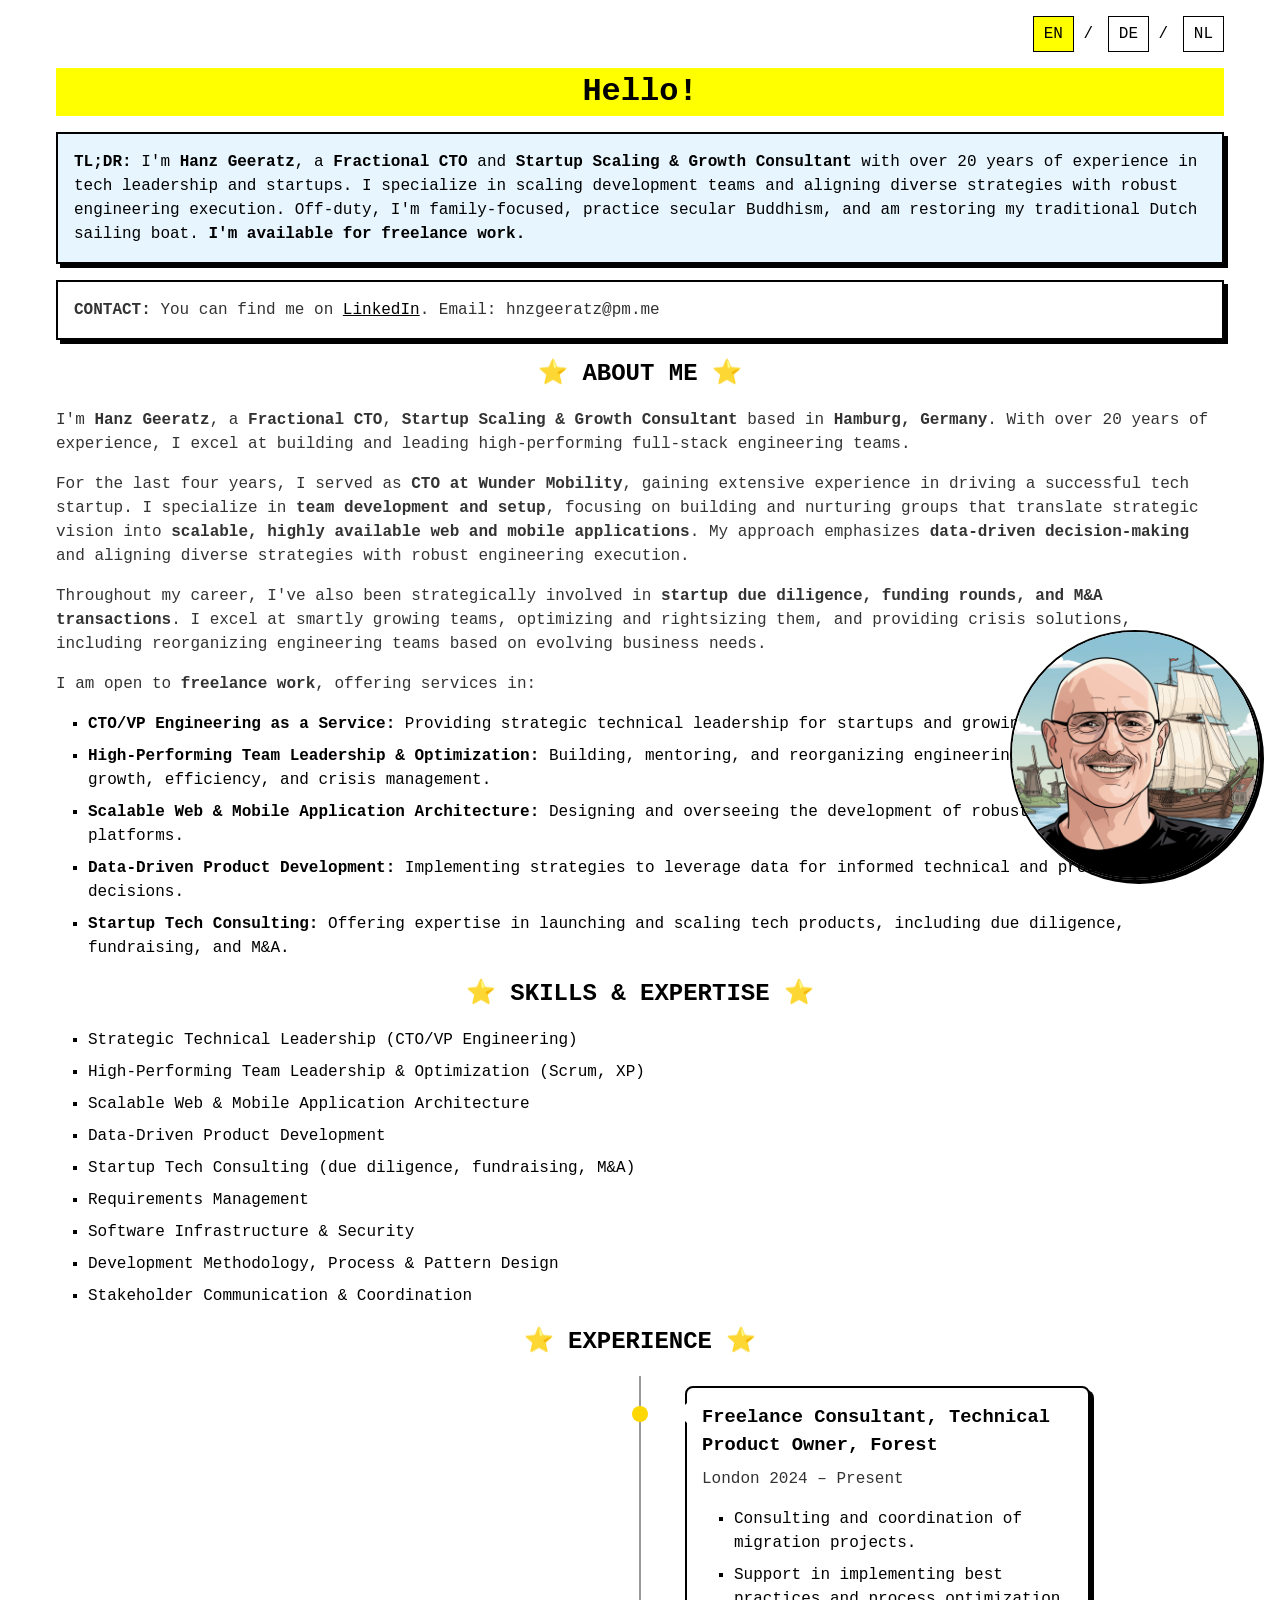
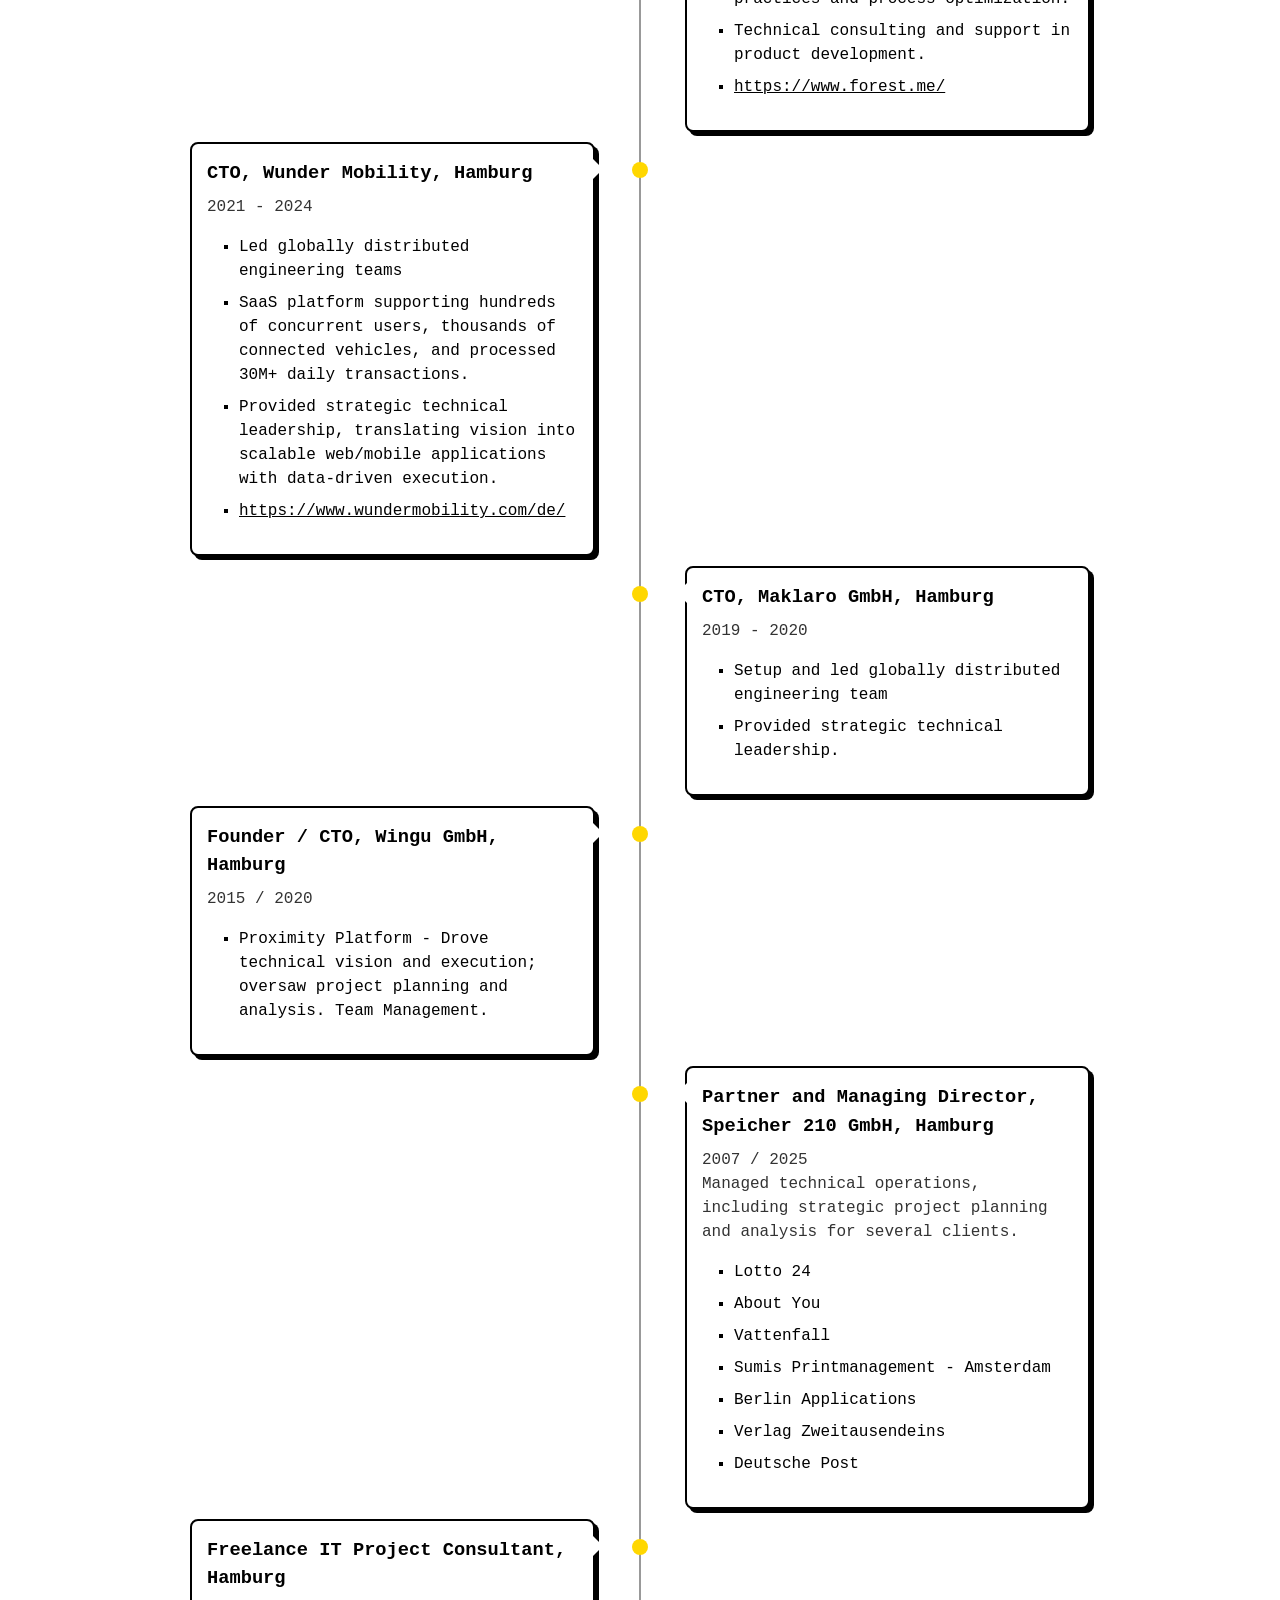
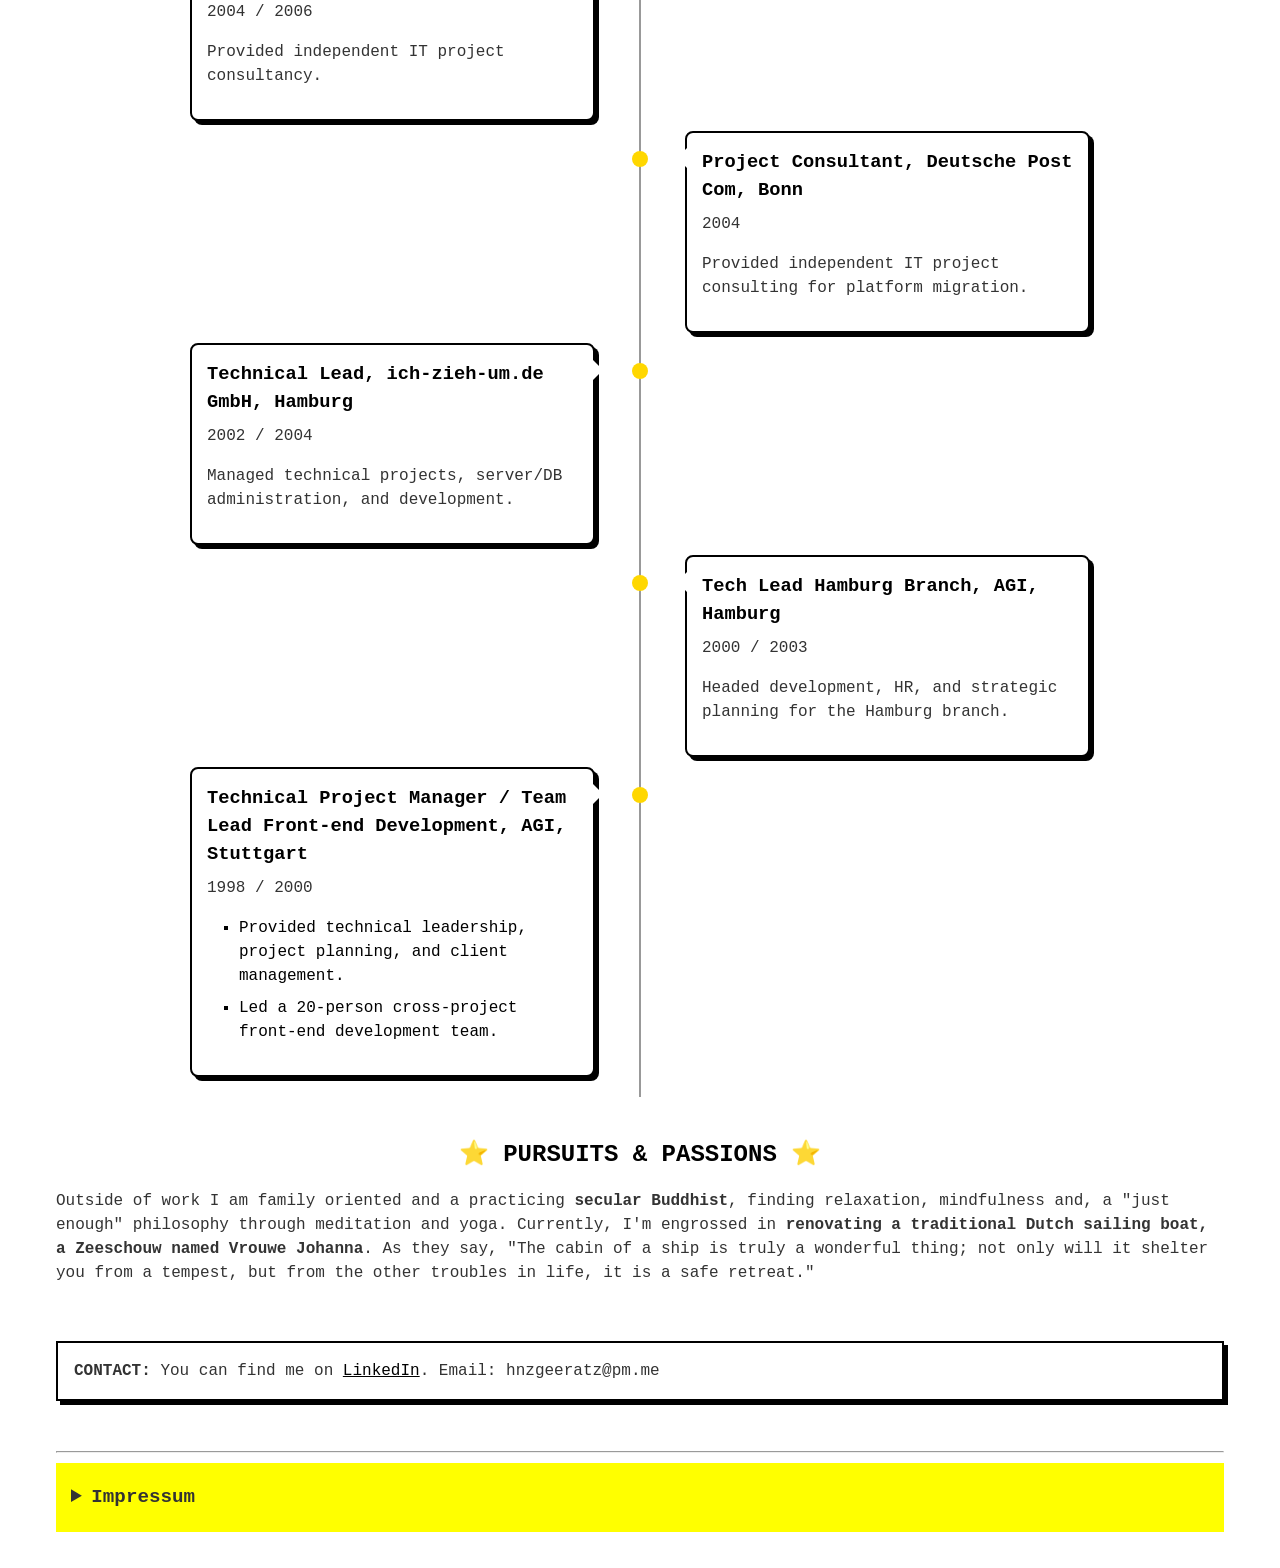
<file: index.html>
<!DOCTYPE html>
<html lang="en">
  <head>
    <meta charset="UTF-8">
    <meta name="viewport" content="width=device-width,initial-scale=1.0">
    <title>Hanz Geeratz | Freelance CTO & Tech Leader, Startup Scaling & Growth Consultant | Hamburg, Germany</title>
    <meta name="description" content="Hanz Geeratz is a Dutch CTO in Hamburg, Germany, with 20+ years of experience in tech leadership, scalable web/mobile applications, and data-driven product development. Available for freelance CTO/VP Engineering roles and startup tech consulting.">
    <meta name="keywords" content="Hanz Geeratz, CTO, VP Engineering, Freelance CTO, Tech Leader, Hamburg, Germany, Software Engineering, Scalable Applications, Mobile Applications, Web Applications, Data-Driven, Startup Consulting, Due Diligence, M&A, Team Leadership, Tech Management, Wunder Mobility, Maklaro, wingu">
    <meta name="robots" content="index, follow">
    <link rel="canonical" href="https://geeratz.cc">
    <meta name="language" content="English">
    <meta name="revisit-after" content="14 days">
    <meta name="author" content="Hanz Geeratz">
    <link rel="shortcut icon" href="favicon.ico"/>
    <link rel="stylesheet" href="style.css">
  </head>
<body>
  <div class="container">
    <div class="language-switch">
      <a href="index.html" class="active" lang="en" aria-label="English">EN</a> / <a href="index_de.html" lang="de" aria-label="Deutsch">DE</a> / <a href="index_nl.html" lang="nl" aria-label="Nederlands">NL</a>
    </div>
  <img src="me.png" alt="Portrait photo of Hanz Geeratz" class="portrait-image">
  <h1 class="text-center">Hello!</h1>
  <p class="tldr">
    <strong>TL;DR:</strong> I'm <strong>Hanz Geeratz</strong>, a <strong>Fractional CTO</strong> and <strong>Startup Scaling & Growth Consultant</strong> with over 20 years of experience in tech leadership and startups. I specialize in scaling development teams and aligning diverse strategies with robust engineering execution. Off-duty, I'm family-focused, practice secular Buddhism, and am restoring my traditional Dutch sailing boat. <strong>I'm available for freelance work.</strong>
  </p>
<p class="box">
  <strong>CONTACT:</strong> You can find me on <a href="https://de.linkedin.com/in/hanz-geeratz" target="_blank" rel="noopener noreferrer">LinkedIn</a>. Email: hnzgeeratz@pm.me</p>
<h2 class="text-center">&#11088; ABOUT ME &#11088;</h2>
<p>I'm <strong>Hanz Geeratz</strong>, a <strong>Fractional CTO</strong>, <strong>Startup Scaling & Growth Consultant</strong> based in <strong>Hamburg, Germany</strong>. With over 20 years of experience, I excel at building and leading high-performing full-stack engineering teams.</p>
<p>For the last four years, I served as <strong>CTO at Wunder Mobility</strong>, gaining extensive experience in driving a successful tech startup. I specialize in <strong>team development and setup</strong>, focusing on building and nurturing groups that translate strategic vision into <strong>scalable, highly available web and mobile applications</strong>. My approach emphasizes <strong>data-driven decision-making</strong> and aligning diverse strategies with robust engineering execution.</p>
<p>Throughout my career, I've also been strategically involved in <strong>startup due diligence, funding rounds, and M&A transactions</strong>. I excel at smartly growing teams, optimizing and rightsizing them, and providing crisis solutions, including reorganizing engineering teams based on evolving business needs.</p>
<p>I am open to <strong>freelance work</strong>, offering services in:</p>
<ul>
  <li>
    <strong>CTO/VP Engineering as a Service:</strong> Providing strategic technical leadership for startups and growing companies.</li>
  <li>
    <strong>High-Performing Team Leadership & Optimization:</strong> Building, mentoring, and reorganizing engineering teams for smart growth, efficiency, and crisis management.</li>
  <li>
    <strong>Scalable Web & Mobile Application Architecture:</strong> Designing and overseeing the development of robust, high-availability platforms.</li>
  <li>
    <strong>Data-Driven Product Development:</strong> Implementing strategies to leverage data for informed technical and product decisions.</li>
  <li>
    <strong>Startup Tech Consulting:</strong> Offering expertise in launching and scaling tech products, including due diligence, fundraising, and M&A.</li>
</ul>
<h2 class="text-center">&#11088; SKILLS & EXPERTISE &#11088;</h2>
<ul>
  <li>Strategic Technical Leadership (CTO/VP Engineering)</li>
  <li>High-Performing Team Leadership & Optimization (Scrum, XP)</li>
  <li>Scalable Web & Mobile Application Architecture</li>
  <li>Data-Driven Product Development</li>
  <li>Startup Tech Consulting (due diligence, fundraising, M&A)</li>
  <li>Requirements Management</li>
  <li>Software Infrastructure & Security</li>
  <li>Development Methodology, Process & Pattern Design</li>
  <li>Stakeholder Communication & Coordination</li>
</ul>
<h2 class="text-center">&#11088; EXPERIENCE &#11088;</h2>
<div class="timeline">
   <div class="timeline-item">
    <div class="timeline-item-marker">
    </div>
  <div class="timeline-item-content">
    <h3>Freelance Consultant, Technical Product Owner, Forest</h3>
    <p>London 2024 – Present</p>
    <ul>
      <li>Consulting and coordination of migration projects.</li>
      <li>Support in implementing best practices and process optimization.</li>
      <li>Technical consulting and support in product development.</li>
      <li><a href="https://www.forest.me/" target="_blank">https://www.forest.me/</a></li>
    </ul>
</div>
</div>
  <div class="timeline-item">
    <div class="timeline-item-marker">
    </div>
  <div class="timeline-item-content">
    <h3>CTO, Wunder Mobility, Hamburg</h3>
    <p>2021 - 2024</p>
    <ul>
      <li>Led globally distributed engineering teams</li>
      <li>SaaS platform supporting hundreds of concurrent users, thousands of connected vehicles, and processed 30M+ daily transactions.</li>
      <li>Provided strategic technical leadership, translating vision into scalable web/mobile applications with data-driven execution.</li>
      <li><a href="https://www.wundermobility.com/de/" target="_blank">https://www.wundermobility.com/de/</a></li>    </ul>
</div>
</div>
<div class="timeline-item">
  <div class="timeline-item-marker">
  </div>
<div class="timeline-item-content">
  <h3>CTO, Maklaro GmbH, Hamburg</h3>
  <p>2019 - 2020</p>
  <ul>
    <li>Setup and led globally distributed engineering team</li>
    <li>Provided strategic technical leadership.</li>
  </ul>
</div>
</div>
<div class="timeline-item">
  <div class="timeline-item-marker">
  </div>
<div class="timeline-item-content">
  <h3>Founder / CTO, Wingu GmbH, Hamburg</h3>
  <p>2015 / 2020</p>
  <ul>
    <li>Proximity Platform - Drove technical vision and execution; oversaw project planning and analysis. Team Management.</li>
  </ul>
</div>
</div>
<div class="timeline-item">
  <div class="timeline-item-marker">
  </div>
<div class="timeline-item-content">
  <h3>Partner and Managing Director, Speicher 210 GmbH, Hamburg</h3>
  <p>2007 / 2025<br> Managed technical operations, including strategic project planning and analysis for several clients.</p>
  <ul>
    <li>Lotto 24 </li>
    <li>About You</li>
    <li>Vattenfall</li>
    <li>Sumis Printmanagement - Amsterdam</li>
    <li>Berlin Applications</li>
    <li>Verlag Zweitausendeins </li>
    <li> Deutsche Post </li>
  </ul>
</div>
</div>
<div class="timeline-item">
  <div class="timeline-item-marker">
  </div>
<div class="timeline-item-content">
  <h3>Freelance IT Project Consultant, Hamburg</h3>
  <p>2004 / 2006</p>
  <p>Provided independent IT project consultancy.</p>
</div>
</div>
<div class="timeline-item">
  <div class="timeline-item-marker">
  </div>
<div class="timeline-item-content">
  <h3>Project Consultant, Deutsche Post Com, Bonn</h3>
  <p>2004</p>
  <p>Provided independent IT project consulting for platform migration.</p>
</div>
</div>
<div class="timeline-item">
  <div class="timeline-item-marker">
  </div>
<div class="timeline-item-content">
  <h3>Technical Lead, ich-zieh-um.de GmbH, Hamburg</h3>
  <p>2002 / 2004</p>
  <p>Managed technical projects, server/DB administration, and development.</p>
</div>
</div>
<div class="timeline-item">
  <div class="timeline-item-marker">
  </div>
<div class="timeline-item-content">
  <h3>Tech Lead Hamburg Branch, AGI, Hamburg</h3>
  <p>2000 / 2003</p>
  <p>Headed development, HR, and strategic planning for the Hamburg branch.</p>
</div>
</div>
<div class="timeline-item">
  <div class="timeline-item-marker">
  </div>
<div class="timeline-item-content">
  <h3>Technical Project Manager / Team Lead Front-end Development, AGI, Stuttgart</h3>
  <p>1998 / 2000 </p>
  <ul>
    <li>Provided technical leadership, project planning, and client management.</li>
    <li>Led a 20-person cross-project front-end development team.</li>
  </ul>
</div>
</div>
</div>
<p>&nbsp;</p>
<h2 class="text-center">&#11088; PURSUITS & PASSIONS &#11088;</h2>
<p>Outside of work I am family oriented and a practicing <strong>secular Buddhist</strong>, finding relaxation, mindfulness and, a "just enough" philosophy through meditation and yoga. Currently, I'm engrossed in <strong>renovating a traditional Dutch sailing boat, a Zeeschouw named Vrouwe Johanna</strong>. As they say, "The cabin of a ship is truly a wonderful thing; not only will it shelter you from a tempest, but from the other troubles in life, it is a safe retreat."</p>
<p>&nbsp;</p>
<p class="box">
  <strong>CONTACT:</strong> You can find me on <a href="https://de.linkedin.com/in/hanz-geeratz" target="_blank" rel="noopener noreferrer">LinkedIn</a>. Email: hnzgeeratz@pm.me</p>
<hr/>
<details>
  <summary>Impressum</summary>
  <p>
    <strong>Angaben gemäß § 5 TMG:</strong>
  </p>
<p>J. Geeratz <br>Hasselbrookstrasse 33<br>Hamburg 22089<br>Germany</p>
<p>
  <strong>Kontakt:</strong>
  <br>E-Mail: hnzgeeratz@pm.me</p>
<p>
  <strong>Verantwortlich für den Inhalt nach § 55 Abs. 2 RStV:</strong>
  <br> J. Geeratz<br>Hasselbrookstrasse 33<br>22089 Hamburg</p>
</details>
</div>
</body>
</html>
</file>
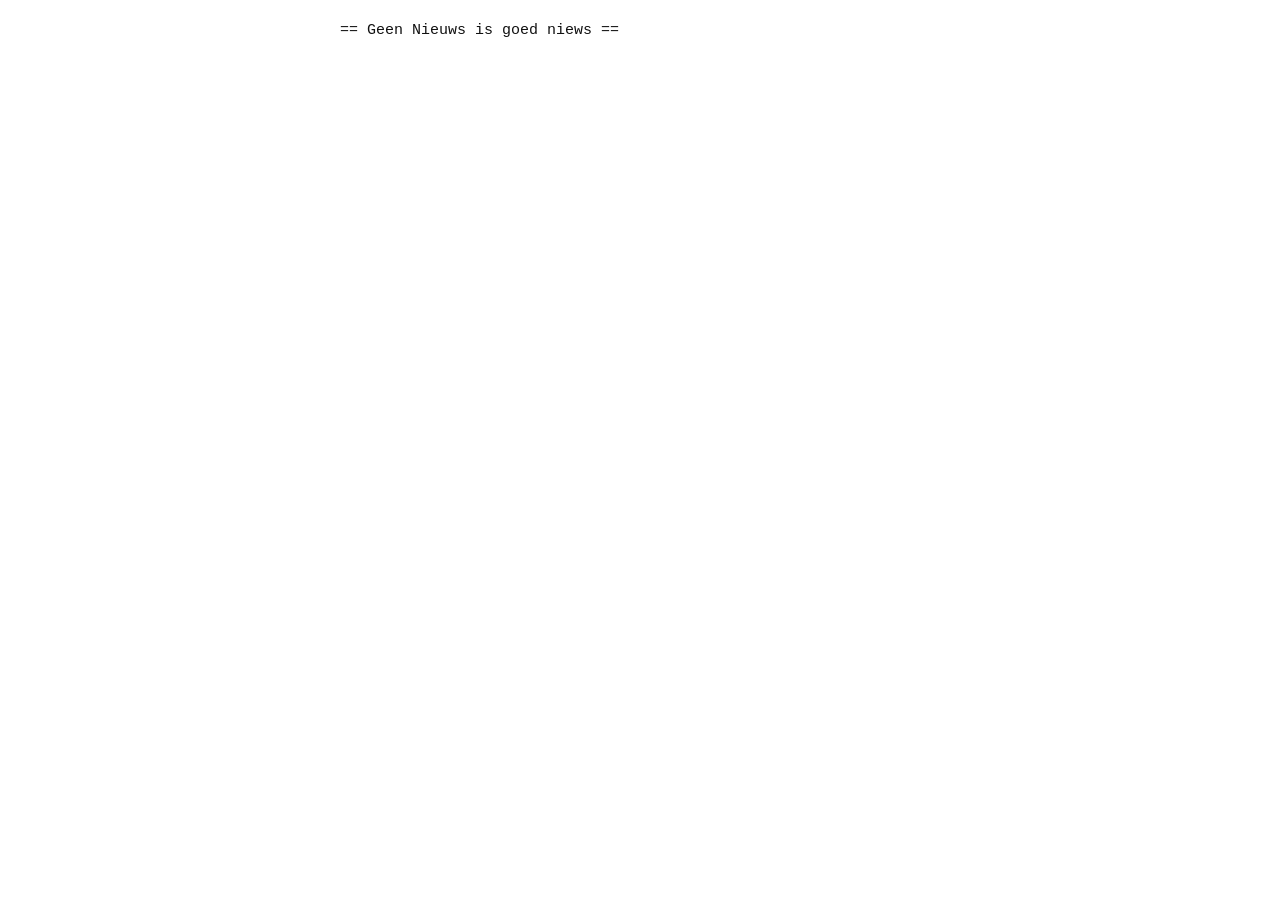
<file: heyaswin.html>
<!DOCTYPE html>
<html lang="en">
<head>
    <meta charset="UTF-8">
    <meta name="viewport" content="width=device-width, initial-scale=1.0">
    <title>Hello Aswin !</title>
    <style>
        body {
            /* Standard terminal / system monospace fonts */
            font-family: ui-monospace, SFMono-Regular, Menlo, Monaco, Consolas, "Liberation Mono", "Courier New", monospace;
            font-size: 15px;
            line-height: 1.5;
            color: #111111;
            background-color: #ffffff;
            
            /* Center the text block with comfortable mobile padding */
            max-width: 600px;
            margin: 0 auto;
            padding: 20px;
        }

        pre {
            /* Clean formatting for plain text blocks */
            white-space: pre-wrap;       /* Wraps text to fit the screen */
            word-wrap: break-word;       /* Breaks long strings/URLs safely */
            margin: 0;                   /* Removes extra default margins */
            font-family: inherit;        /* Keeps the body font */
        }
    </style>
</head>
<body>

<pre>
== Geen Nieuws is goed niews ==




</pre>

</body>
</html>
</file>
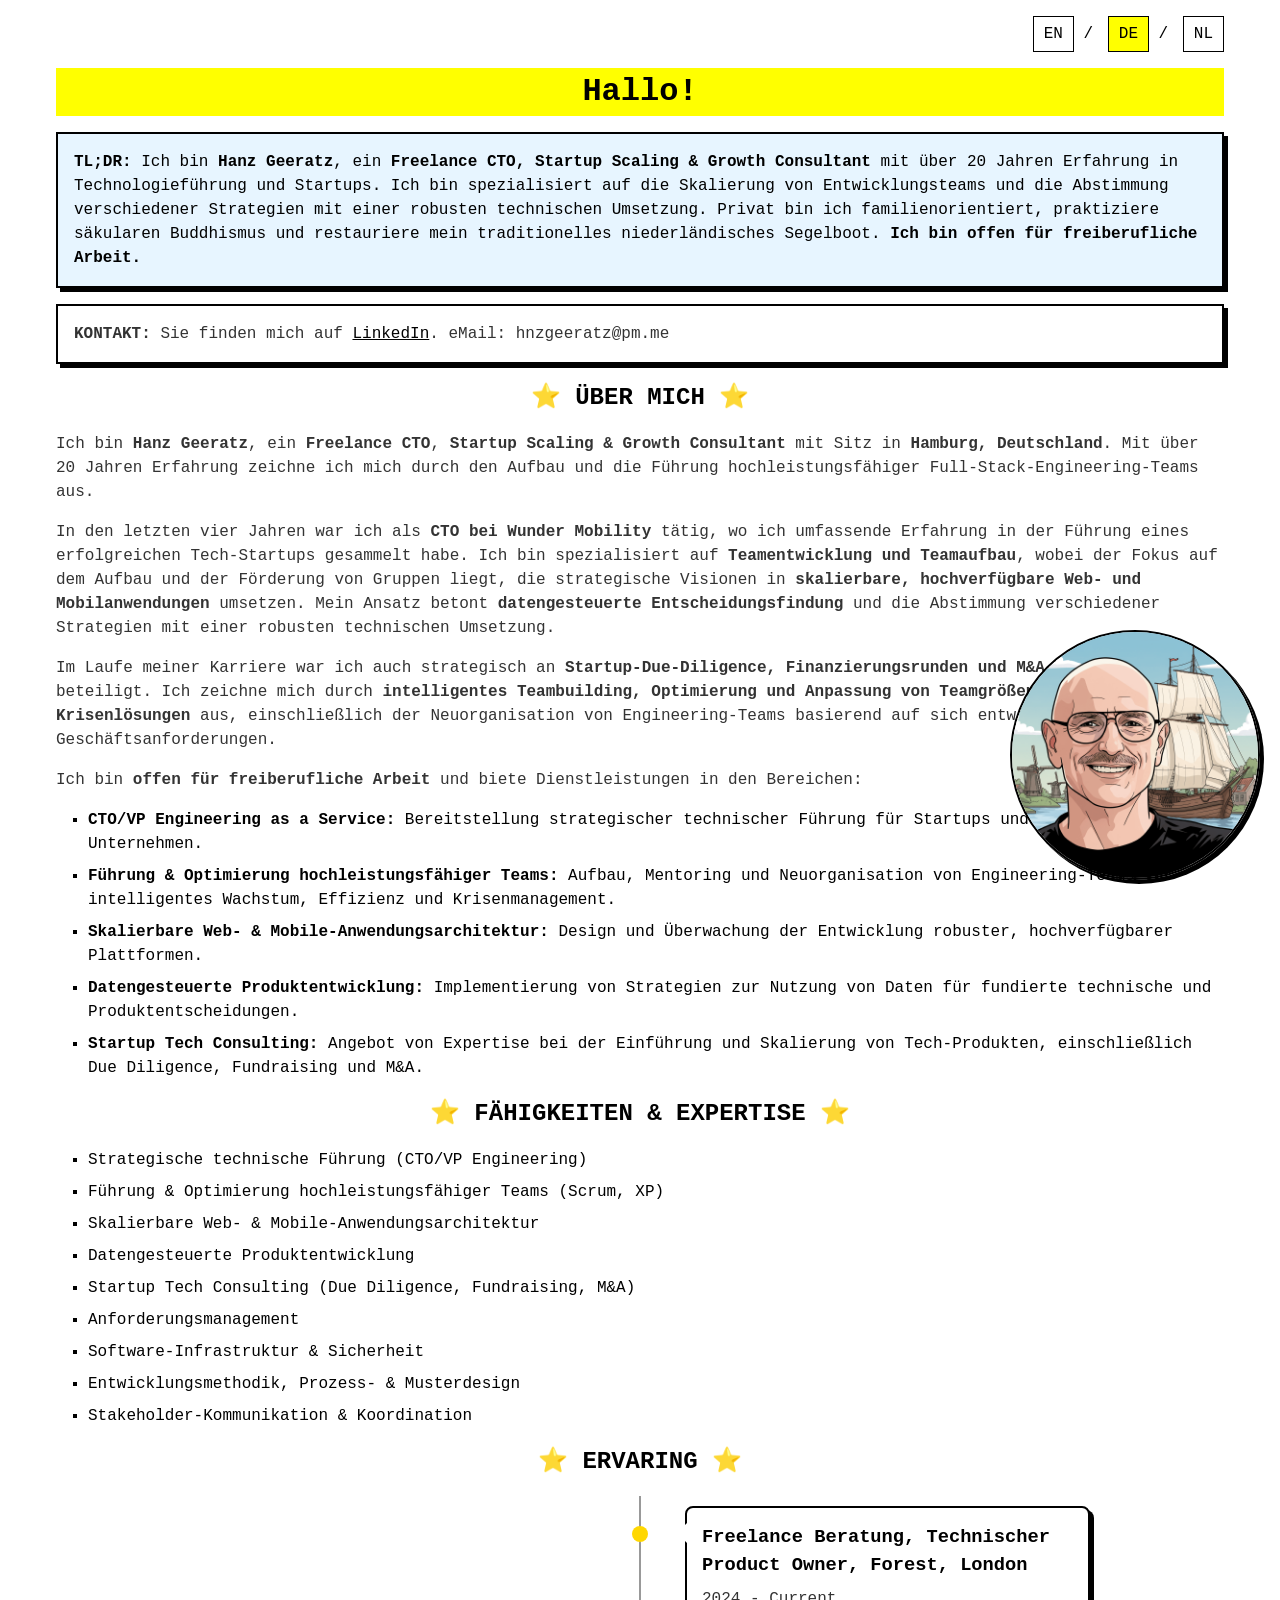
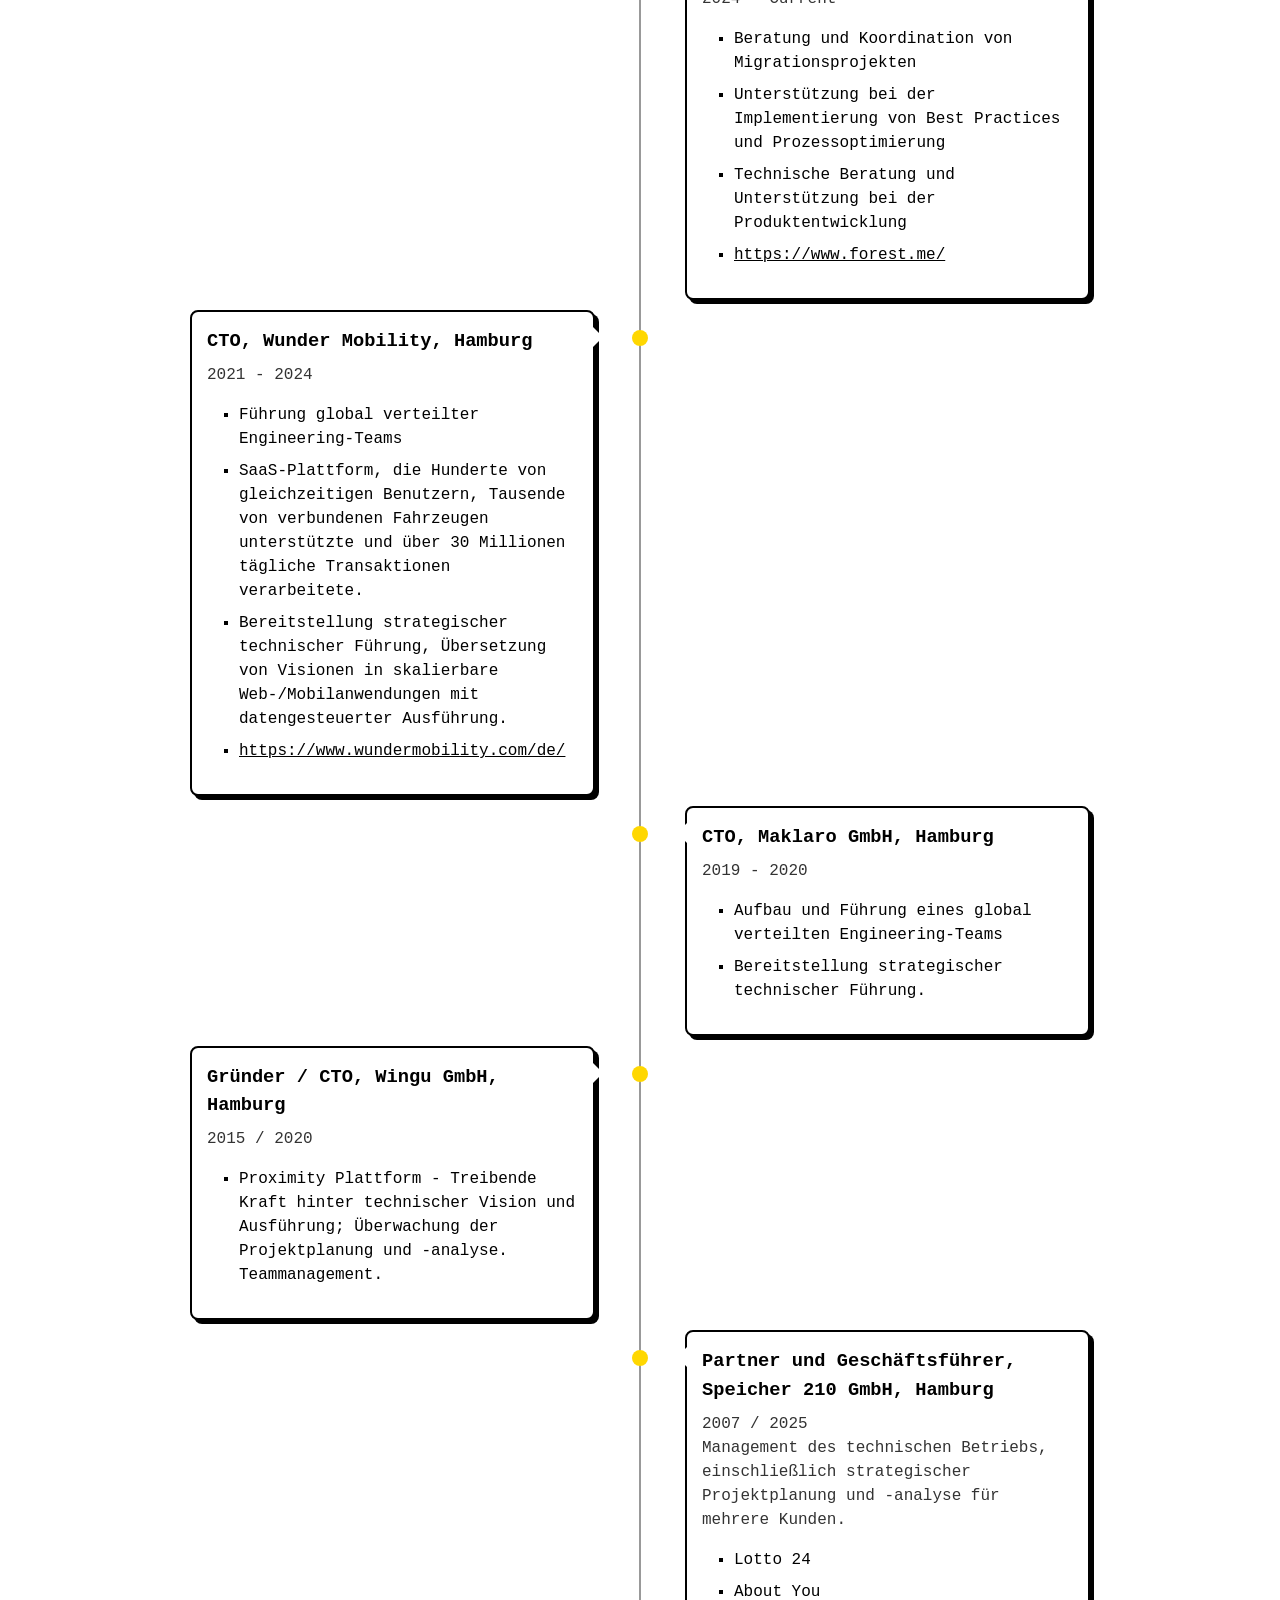
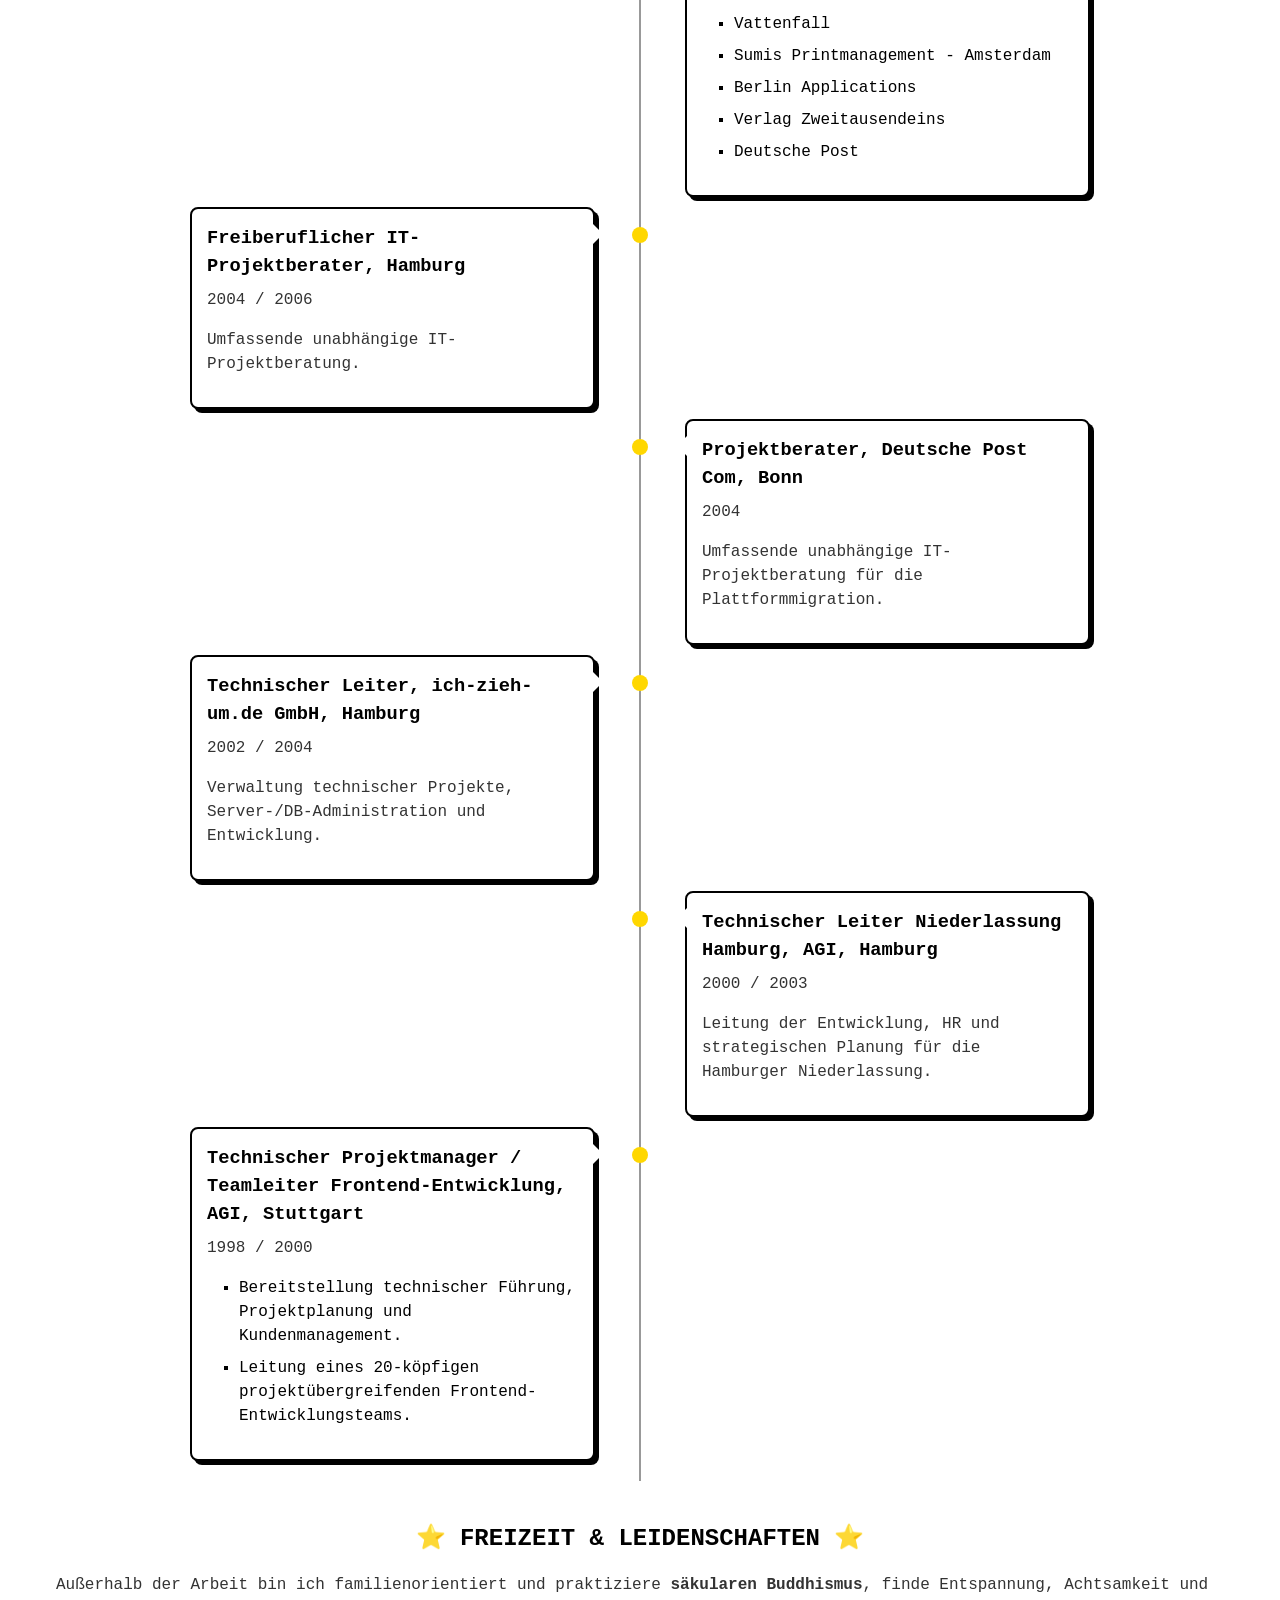
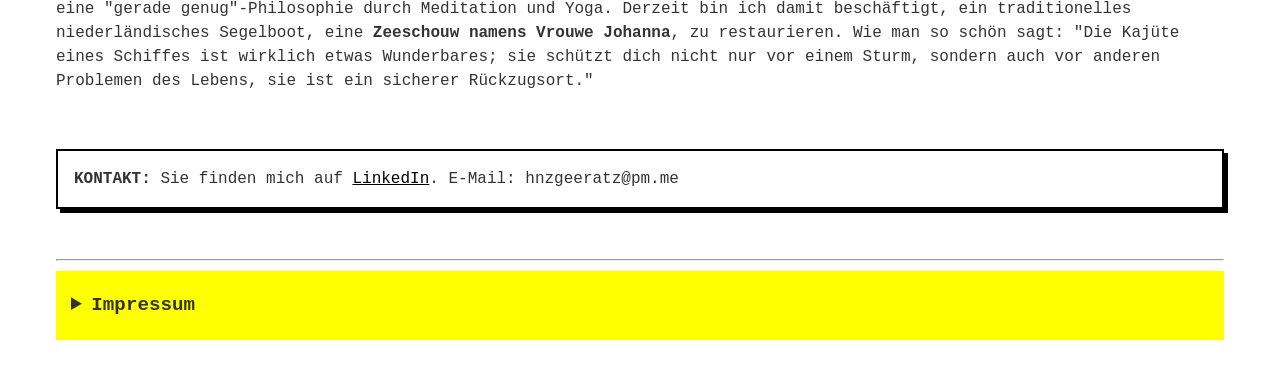
<file: index_de.html>
<!DOCTYPE html>
<html lang="de">
  <head>
    <meta charset="UTF-8">
    <meta name="viewport" content="width=device-width,initial-scale=1.0">
    <title>Hanz Geeratz | Freiberuflicher CTO & Tech Leader, Startup Scaling & Growth Consultant | Hamburg, Deutschland</title>
    <meta name="description" content="Hanz Geeratz ist ein niederländischer CTO in Hamburg, Deutschland, mit über 20 Jahren Erfahrung in Technologieführung, skalierbaren Web-/Mobilanwendungen und datengesteuerter Produktentwicklung. Verfügbar für freiberufliche CTO-/VP-Engineering-Rollen und Tech-Beratung für Startups.">
    <meta name="keywords" content="Hanz Geeratz, CTO, VP Engineering, Freiberuflicher CTO, Tech Leader, Hamburg, Deutschland, Software Engineering, Skalierbare Anwendungen, Mobile Anwendungen, Web Anwendungen, Datengesteuert, Startup Beratung, Due Diligence, M&A, Teamleitung, Tech Management, Wunder Mobility, Maklaro, wingu">
    <meta name="robots" content="index, follow">
    <link rel="canonical" href="https://geeratz.cc">
    <meta name="language" content="Deutsch">
    <meta name="revisit-after" content="14 days">
    <meta name="author" content="Hanz Geeratz">
    <link rel="shortcut icon" href="favicon.ico"/>
    <link rel="stylesheet" href="style.css">
  </head>
<body>
  <div class="container">
    <div class="language-switch">
      <a href="index.html" lang="en" aria-label="English">EN</a> / <a href="index_de.html" class="active" lang="de" aria-label="Deutsch">DE</a> / <a href="index_nl.html" lang="nl" aria-label="Nederlands">NL</a>
    </div>
  <img src="me.png" alt="Portrait photo of Hanz Geeratz" class="portrait-image">
  <h1 class="text-center">Hallo!</h1>
  <p class="tldr">
    <strong>TL;DR:</strong> Ich bin <strong>Hanz Geeratz</strong>, ein <strong>Freelance CTO, Startup Scaling & Growth Consultant</strong> mit über 20 Jahren Erfahrung in Technologieführung und Startups. Ich bin spezialisiert auf die Skalierung von Entwicklungsteams und die Abstimmung verschiedener Strategien mit einer robusten technischen Umsetzung. Privat bin ich familienorientiert, praktiziere säkularen Buddhismus und restauriere mein traditionelles niederländisches Segelboot. <strong>Ich bin offen für freiberufliche Arbeit.</strong>
  </p>
<p class="box">
  <strong>KONTAKT:</strong> Sie finden mich auf <a href="https://de.linkedin.com/in/hanz-geeratz" target="_blank" rel="noopener noreferrer">LinkedIn</a>. eMail: hnzgeeratz@pm.me</p>
<h2 class="text-center">&#11088; ÜBER MICH &#11088;</h2>
<p>Ich bin <strong>Hanz Geeratz</strong>, ein <strong>Freelance CTO</strong>, <strong>Startup Scaling & Growth Consultant</strong> mit Sitz in <strong>Hamburg, Deutschland</strong>. Mit über 20 Jahren Erfahrung zeichne ich mich durch den Aufbau und die Führung hochleistungsfähiger Full-Stack-Engineering-Teams aus.</p>
<p>In den letzten vier Jahren war ich als <strong>CTO bei Wunder Mobility</strong> tätig, wo ich umfassende Erfahrung in der Führung eines erfolgreichen Tech-Startups gesammelt habe. Ich bin spezialisiert auf <strong>Teamentwicklung und Teamaufbau</strong>, wobei der Fokus auf dem Aufbau und der Förderung von Gruppen liegt, die strategische Visionen in <strong>skalierbare, hochverfügbare Web- und Mobilanwendungen</strong> umsetzen. Mein Ansatz betont <strong>datengesteuerte Entscheidungsfindung</strong> und die Abstimmung verschiedener Strategien mit einer robusten technischen Umsetzung.</p>
<p>Im Laufe meiner Karriere war ich auch strategisch an <strong>Startup-Due-Diligence, Finanzierungsrunden und M&A-Transaktionen</strong> beteiligt. Ich zeichne mich durch <strong>intelligentes Teambuilding, Optimierung und Anpassung von Teamgrößen sowie Krisenlösungen</strong> aus, einschließlich der Neuorganisation von Engineering-Teams basierend auf sich entwickelnden Geschäftsanforderungen.</p>
<p>Ich bin <strong>offen für freiberufliche Arbeit</strong> und biete Dienstleistungen in den Bereichen:</p>
<ul>
  <li>
    <strong>CTO/VP Engineering as a Service:</strong> Bereitstellung strategischer technischer Führung für Startups und wachsende Unternehmen.</li>
  <li>
    <strong>Führung & Optimierung hochleistungsfähiger Teams:</strong> Aufbau, Mentoring und Neuorganisation von Engineering-Teams für intelligentes Wachstum, Effizienz und Krisenmanagement.</li>
  <li>
    <strong>Skalierbare Web- & Mobile-Anwendungsarchitektur:</strong> Design und Überwachung der Entwicklung robuster, hochverfügbarer Plattformen.</li>
  <li>
    <strong>Datengesteuerte Produktentwicklung:</strong> Implementierung von Strategien zur Nutzung von Daten für fundierte technische und Produktentscheidungen.</li>
  <li>
    <strong>Startup Tech Consulting:</strong> Angebot von Expertise bei der Einführung und Skalierung von Tech-Produkten, einschließlich Due Diligence, Fundraising und M&A.</li>
</ul>
<h2 class="text-center">&#11088; FÄHIGKEITEN & EXPERTISE &#11088;</h2>
<ul>
  <li>Strategische technische Führung (CTO/VP Engineering)</li>
  <li>Führung & Optimierung hochleistungsfähiger Teams (Scrum, XP)</li>
  <li>Skalierbare Web- & Mobile-Anwendungsarchitektur</li>
  <li>Datengesteuerte Produktentwicklung</li>
  <li>Startup Tech Consulting (Due Diligence, Fundraising, M&A)</li>
  <li>Anforderungsmanagement</li>
  <li>Software-Infrastruktur & Sicherheit</li>
  <li>Entwicklungsmethodik, Prozess- & Musterdesign</li>
  <li>Stakeholder-Kommunikation & Koordination</li>
</ul>
<h2 class="text-center">&#11088; ERVARING &#11088;</h2>
<div class="timeline">
   <div class="timeline-item">
    <div class="timeline-item-marker">
    </div>
  <div class="timeline-item-content">
    <h3>Freelance Beratung, Technischer Product Owner, Forest, London</h3>
    <p>2024 - Current</p>
    <ul>
      <li>Beratung und Koordination von Migrationsprojekten</li>
      <li>Unterstützung bei der Implementierung von Best Practices und Prozessoptimierung</li>
      <li>Technische Beratung und Unterstützung bei der Produktentwicklung</li>
      <li><a href="https://www.forest.me/" target="_blank">https://www.forest.me/</a></li>
    </ul>
</div>
</div>
  <div class="timeline-item">
    <div class="timeline-item-marker">
    </div>
  <div class="timeline-item-content">
    <h3>CTO, Wunder Mobility, Hamburg</h3>
    <p>2021 - 2024</p>
    <ul>
      <li>Führung global verteilter Engineering-Teams</li>
      <li>SaaS-Plattform, die Hunderte von gleichzeitigen Benutzern, Tausende von verbundenen Fahrzeugen unterstützte und über 30 Millionen tägliche Transaktionen verarbeitete.</li>
      <li>Bereitstellung strategischer technischer Führung, Übersetzung von Visionen in skalierbare Web-/Mobilanwendungen mit datengesteuerter Ausführung.</li>
      <li><a href="https://www.wundermobility.com/de/" target="_blank">https://www.wundermobility.com/de/</a></li>
    </ul>
</div>
</div>
<div class="timeline-item">
  <div class="timeline-item-marker">
  </div>
<div class="timeline-item-content">
  <h3>CTO, Maklaro GmbH, Hamburg</h3>
  <p>2019 - 2020</p>
  <ul>
    <li>Aufbau und Führung eines global verteilten Engineering-Teams</li>
    <li>Bereitstellung strategischer technischer Führung.</li>
  </ul>
</div>
</div>
<div class="timeline-item">
  <div class="timeline-item-marker">
  </div>
<div class="timeline-item-content">
  <h3>Gründer / CTO, Wingu GmbH, Hamburg</h3>
  <p>2015 / 2020</p>
  <ul>
    <li>Proximity Plattform - Treibende Kraft hinter technischer Vision und Ausführung; Überwachung der Projektplanung und -analyse. Teammanagement.</li>
  </ul>
</div>
</div>
<div class="timeline-item">
  <div class="timeline-item-marker">
  </div>
<div class="timeline-item-content">
  <h3>Partner und Geschäftsführer, Speicher 210 GmbH, Hamburg</h3>
  <p>2007 / 2025<br> Management des technischen Betriebs, einschließlich strategischer Projektplanung und -analyse für mehrere Kunden.</p>
  <ul>
    <li>Lotto 24 </li>
    <li>About You</li>
    <li>Vattenfall</li>
    <li>Sumis Printmanagement - Amsterdam</li>
    <li>Berlin Applications</li>
    <li>Verlag Zweitausendeins </li>
    <li> Deutsche Post </li>
  </ul>
</div>
</div>
<div class="timeline-item">
  <div class="timeline-item-marker">
  </div>
<div class="timeline-item-content">
  <h3>Freiberuflicher IT-Projektberater, Hamburg</h3>
  <p>2004 / 2006</p>
  <p>Umfassende unabhängige IT-Projektberatung.</p>
</div>
</div>
<div class="timeline-item">
  <div class="timeline-item-marker">
  </div>
<div class="timeline-item-content">
  <h3>Projektberater, Deutsche Post Com, Bonn</h3>
  <p>2004</p>
  <p>Umfassende unabhängige IT-Projektberatung für die Plattformmigration.</p>
</div>
</div>
<div class="timeline-item">
  <div class="timeline-item-marker">
  </div>
<div class="timeline-item-content">
  <h3>Technischer Leiter, ich-zieh-um.de GmbH, Hamburg</h3>
  <p>2002 / 2004</p>
  <p>Verwaltung technischer Projekte, Server-/DB-Administration und Entwicklung.</p>
</div>
</div>
<div class="timeline-item">
  <div class="timeline-item-marker">
  </div>
<div class="timeline-item-content">
  <h3>Technischer Leiter Niederlassung Hamburg, AGI, Hamburg</h3>
  <p>2000 / 2003</p>
  <p>Leitung der Entwicklung, HR und strategischen Planung für die Hamburger Niederlassung.</p>
</div>
</div>
<div class="timeline-item">
  <div class="timeline-item-marker">
  </div>
<div class="timeline-item-content">
  <h3>Technischer Projektmanager / Teamleiter Frontend-Entwicklung, AGI, Stuttgart</h3>
  <p>1998 / 2000 </p>
  <ul>
    <li>Bereitstellung technischer Führung, Projektplanung und Kundenmanagement.</li>
    <li>Leitung eines 20-köpfigen projektübergreifenden Frontend-Entwicklungsteams.</li>
  </ul>
</div>
</div>
</div>
<p>&nbsp;</p>
<h2 class="text-center">&#11088; FREIZEIT & LEIDENSCHAFTEN &#11088;</h2>
<p>Außerhalb der Arbeit bin ich familienorientiert und praktiziere <strong>säkularen Buddhismus</strong>, finde Entspannung, Achtsamkeit und eine "gerade genug"-Philosophie durch Meditation und Yoga. Derzeit bin ich damit beschäftigt, ein traditionelles niederländisches Segelboot, eine <strong>Zeeschouw namens Vrouwe Johanna</strong>, zu restaurieren. Wie man so schön sagt: "Die Kajüte eines Schiffes ist wirklich etwas Wunderbares; sie schützt dich nicht nur vor einem Sturm, sondern auch vor anderen Problemen des Lebens, sie ist ein sicherer Rückzugsort."</p>
<p>&nbsp;</p>
<p class="box">
  <strong>KONTAKT:</strong> Sie finden mich auf <a href="https://de.linkedin.com/in/hanz-geeratz" target="_blank" rel="noopener noreferrer">LinkedIn</a>. E-Mail: hnzgeeratz@pm.me</p>
<hr/>
<details>
  <summary>Impressum</summary>
  <p>
    <strong>Angaben gemäß § 5 TMG:</strong>
  </p>
<p>J. Geeratz <br>Hasselbrookstraße 33<br>Hamburg 22089<br>Deutschland</p>
<p>
  <strong>Kontakt:</strong>
  <br>E-Mail: hnzgeeratz@pm.me</p>
<p>
  <strong>Verantwortlich für den Inhalt nach § 55 Abs. 2 RStV:</strong>
  <br> J. Geeratz<br>Hasselbrookstraße 33<br>22089 Hamburg</p>
</details>
</div>
</body>
</html>
</file>
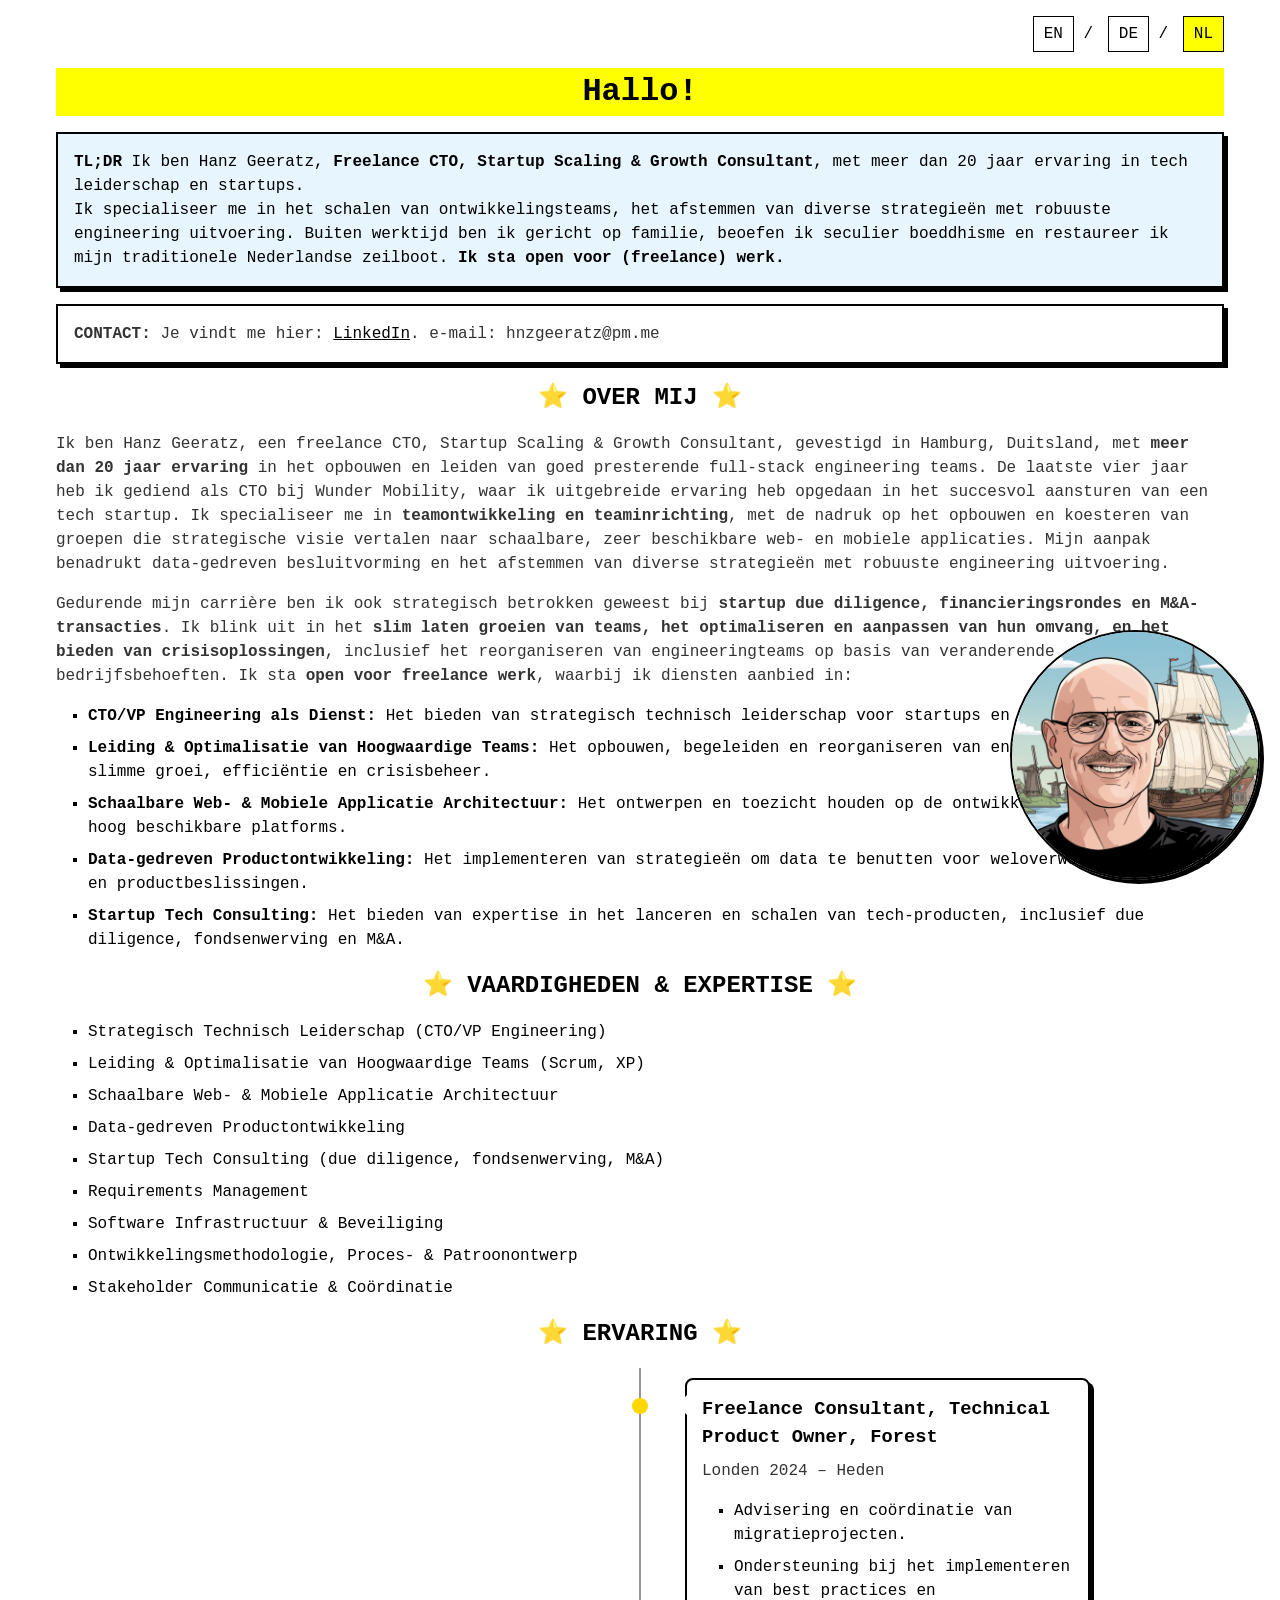
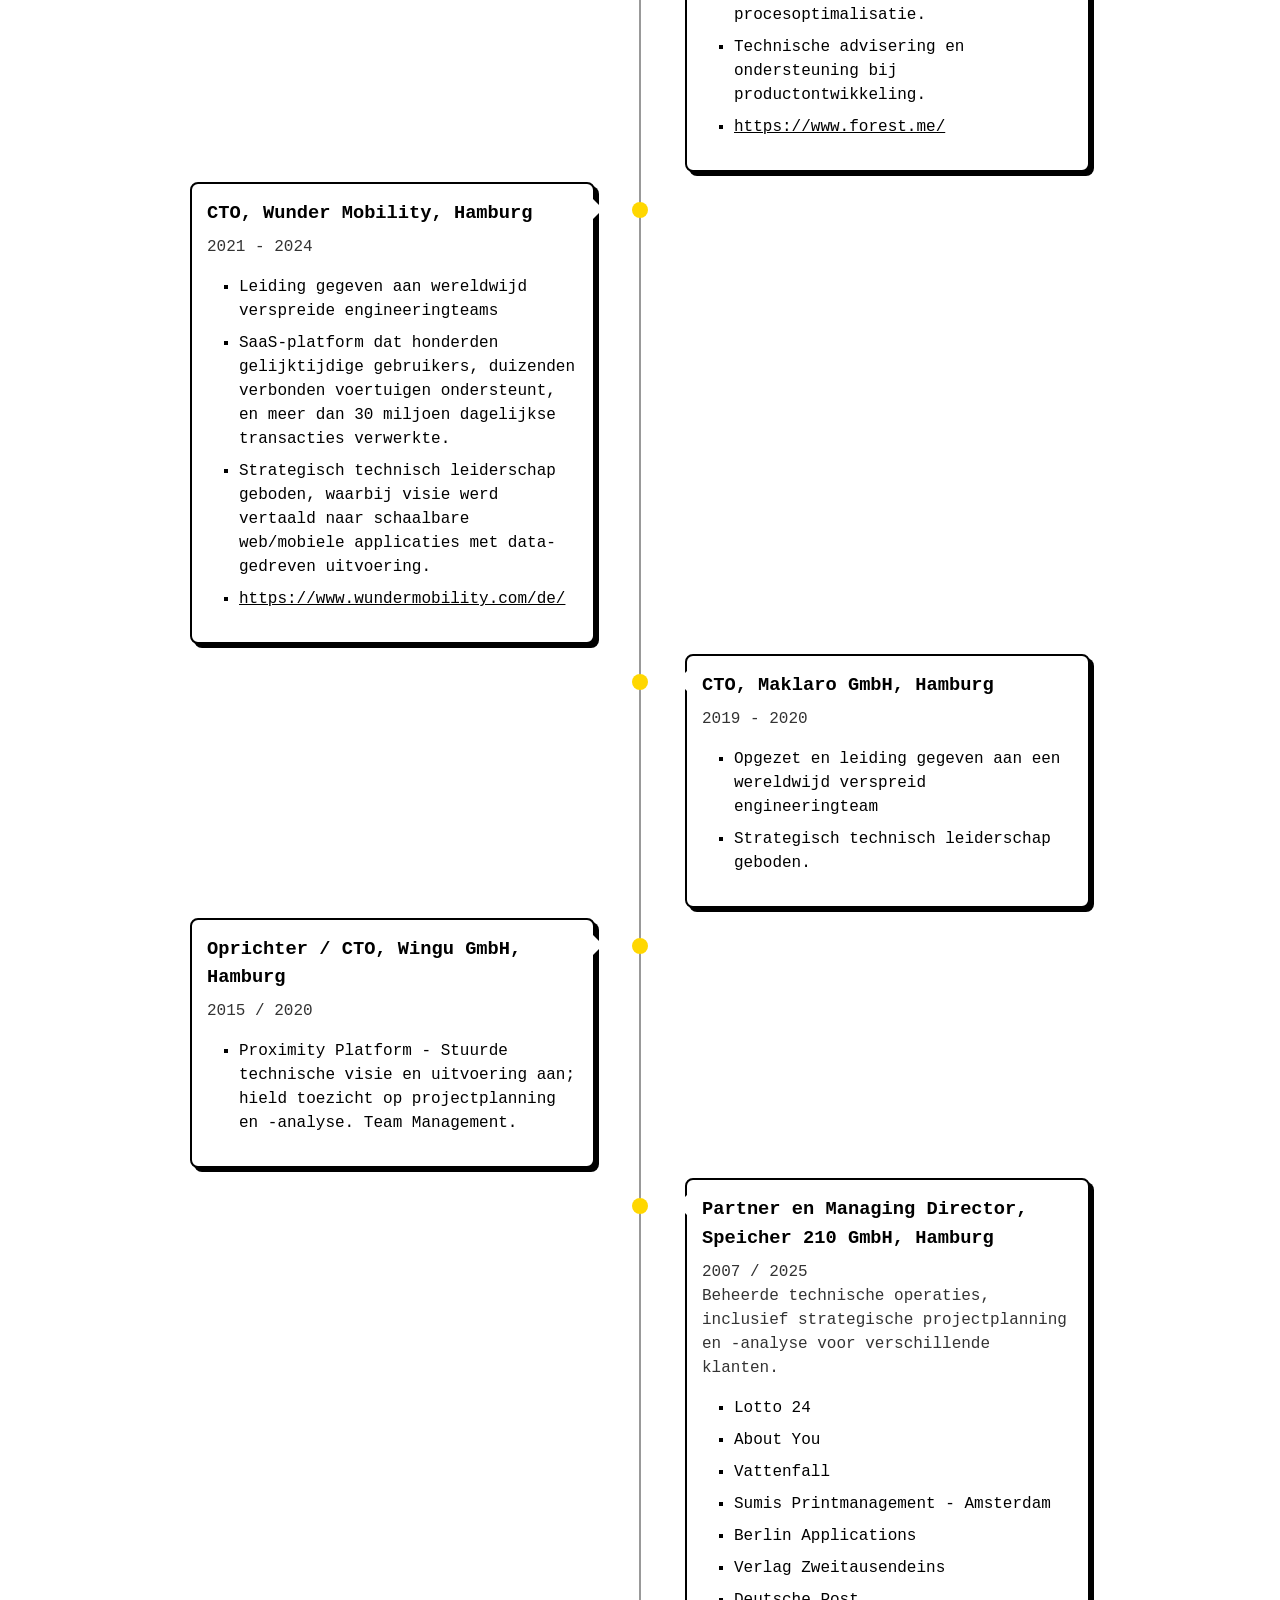
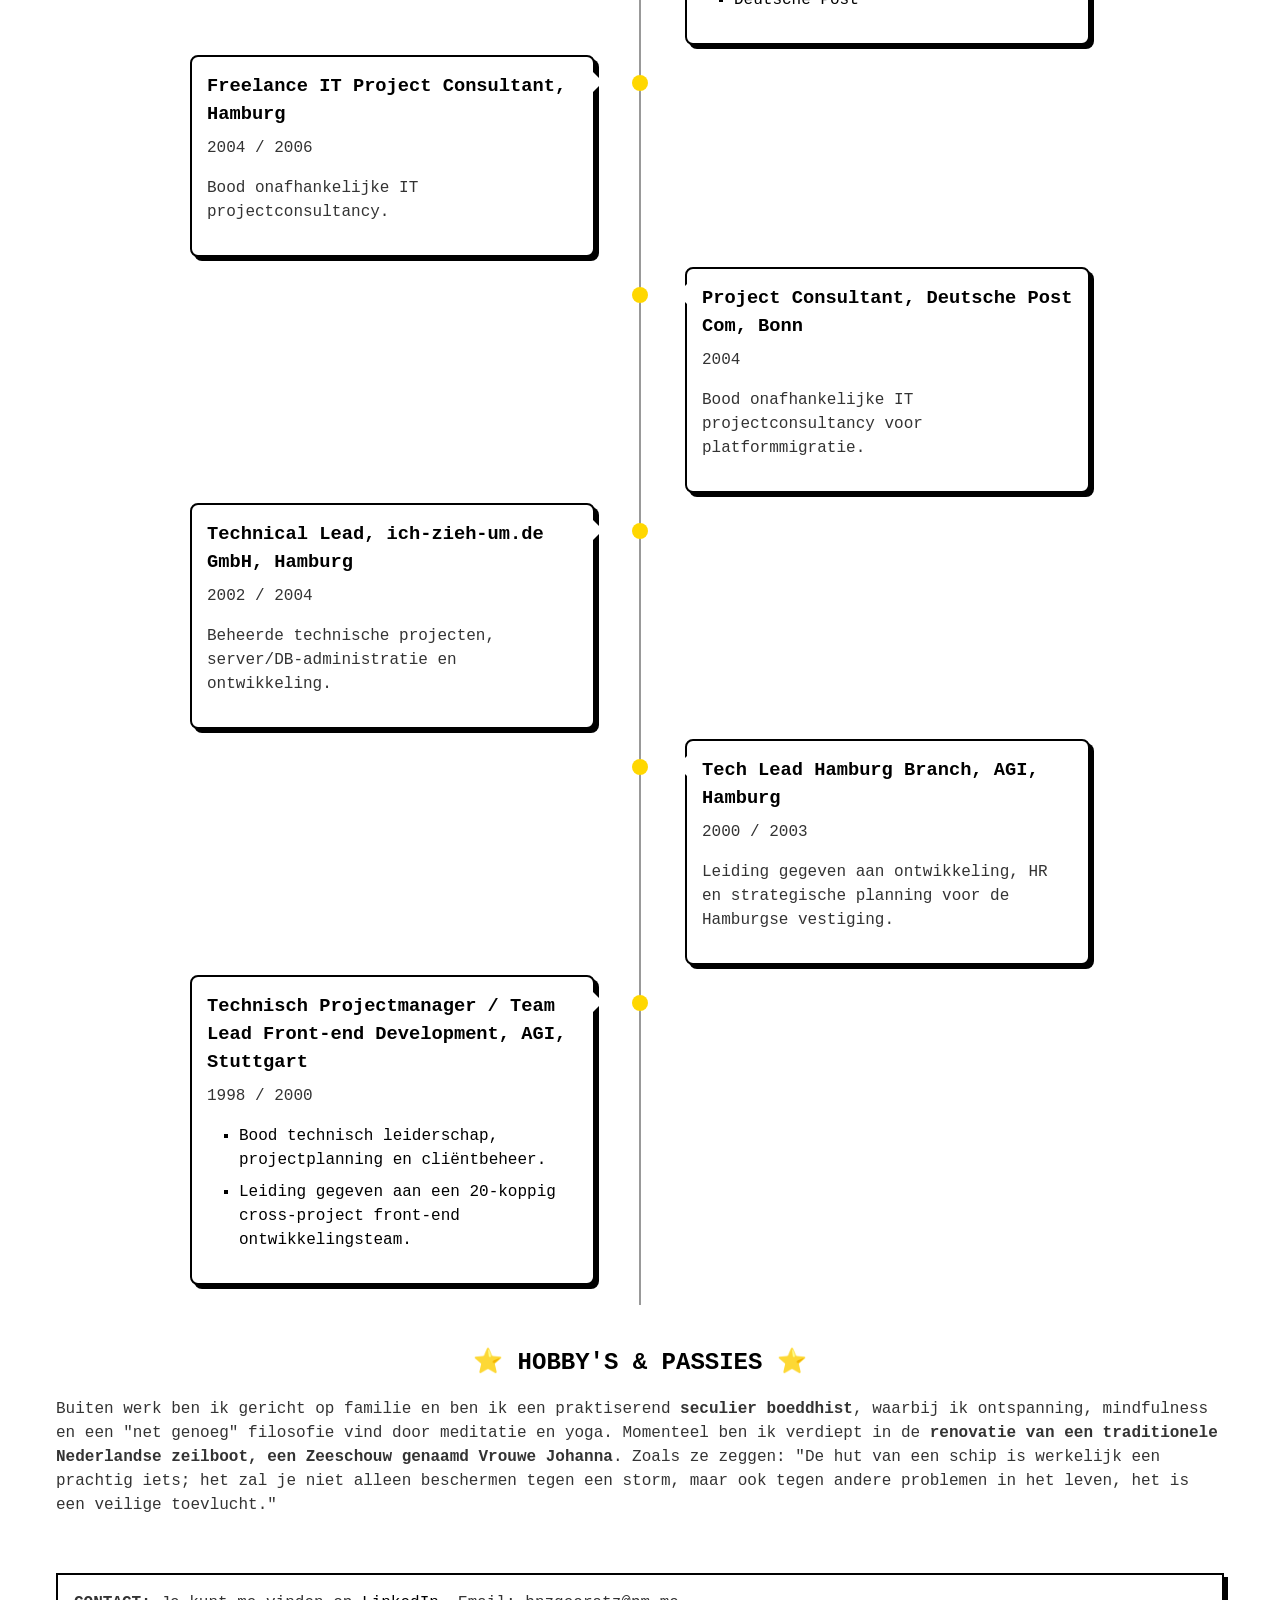
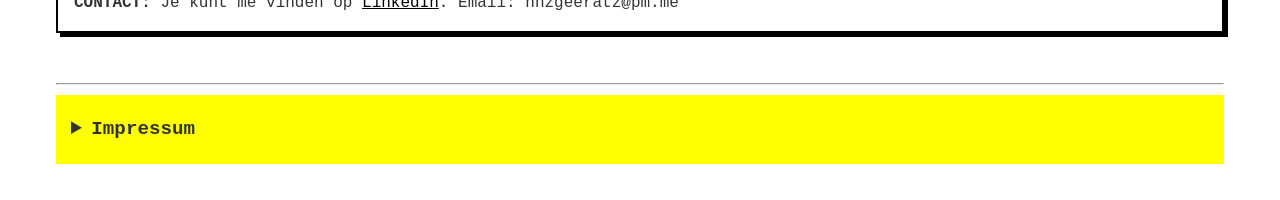
<file: index_nl.html>
<!DOCTYPE html>
<html lang="nl">
  <head>
    <meta charset="UTF-8">
    <meta name="viewport" content="width=device-width,initial-scale=1.0">
    <title>Hanz Geeratz | Freelance CTO & Tech Lead | Hamburg, Duitsland</title>
    <meta name="description" content="Hanz Geeratz is een Nederlandse CTO in Hamburg, Duitsland, met 20+ jaar ervaring in tech leiderschap, schaalbare web/mobiele applicaties, en data-gedreven productontwikkeling. Beschikbaar voor freelance CTO/VP Engineering rollen en startup tech consulting.">
    <meta name="keywords" content="Hanz Geeratz, CTO, VP Engineering, Freelance CTO, Tech Leider, Hamburg, Duitsland, Software Engineering, Schaalbare Applicaties, Mobiele Applicaties, Web Applicaties, Data-Gedreven, Startup Consulting, Due Diligence, M&A, Team Leiderschap, Tech Management, Wunder Mobility, Maklaro, wingu">
    <meta name="robots" content="index, follow">
    <link rel="canonical" href="https://geeratz.cc">
    <meta name="language" content="Dutch">
    <meta name="revisit-after" content="14 days">
    <meta name="author" content="Hanz Geeratz">
    <link rel="shortcut icon" href="favicon.ico"/>
    <link rel="stylesheet" href="style.css">
  </head>
<body>
  <div class="container">
    <div class="language-switch">
      <a href="index.html" lang="en" aria-label="English">EN</a> / <a href="index_de.html" lang="de" aria-label="Deutsch">DE</a> / <a href="index_nl.html" lang="nl" aria-label="Nederlands" class="active">NL</a>
    </div>
  <img src="me.png" alt="Portrait photo of Hanz Geeratz" class="portrait-image">
  <h1 class="text-center">Hallo!</h1>
  <p class="tldr">
    <strong>TL;DR</strong> Ik ben Hanz Geeratz, <strong>Freelance CTO, Startup Scaling & Growth Consultant</strong>, met meer dan 20 jaar ervaring in tech leiderschap en startups. <br>Ik specialiseer me in het schalen van ontwikkelingsteams, het afstemmen van diverse strategieën met robuuste engineering uitvoering. Buiten werktijd ben ik gericht op familie, beoefen ik seculier boeddhisme en restaureer ik mijn traditionele Nederlandse zeilboot. <strong>Ik sta open voor (freelance) werk.</strong>
  </p>
<p class="box">
  <strong>CONTACT:</strong> Je vindt me hier: <a href="https://de.linkedin.com/in/hanz-geeratz" target="_blank" rel="noopener noreferrer">LinkedIn</a>. e-mail: hnzgeeratz@pm.me</p>
<h2 class="text-center">&#11088; OVER MIJ &#11088;</h2>
<p>Ik ben Hanz Geeratz, een freelance CTO, Startup Scaling & Growth Consultant, gevestigd in Hamburg, Duitsland, met <strong>meer dan 20 jaar ervaring</strong> in het opbouwen en leiden van goed presterende full-stack engineering teams. De laatste vier jaar heb ik gediend als CTO bij Wunder Mobility, waar ik uitgebreide ervaring heb opgedaan in het succesvol aansturen van een tech startup. Ik specialiseer me in <strong>teamontwikkeling en teaminrichting</strong>, met de nadruk op het opbouwen en koesteren van groepen die strategische visie vertalen naar schaalbare, zeer beschikbare web- en mobiele applicaties. Mijn aanpak benadrukt data-gedreven besluitvorming en het afstemmen van diverse strategieën met robuuste engineering uitvoering.</p>
<p>Gedurende mijn carrière ben ik ook strategisch betrokken geweest bij <strong>startup due diligence, financieringsrondes en M&A-transacties</strong>. Ik blink uit in het <strong>slim laten groeien van teams, het optimaliseren en aanpassen van hun omvang, en het bieden van crisisoplossingen</strong>, inclusief het reorganiseren van engineeringteams op basis van veranderende bedrijfsbehoeften. Ik sta <strong>open voor freelance werk</strong>, waarbij ik diensten aanbied in:</p>
<ul>
  <li>
    <strong>CTO/VP Engineering als Dienst:</strong> Het bieden van strategisch technisch leiderschap voor startups en groeiende bedrijven.</li>
  <li>
    <strong>Leiding & Optimalisatie van Hoogwaardige Teams:</strong> Het opbouwen, begeleiden en reorganiseren van engineeringteams voor slimme groei, efficiëntie en crisisbeheer.</li>
  <li>
    <strong>Schaalbare Web- & Mobiele Applicatie Architectuur:</strong> Het ontwerpen en toezicht houden op de ontwikkeling van robuuste, hoog beschikbare platforms.</li>
  <li>
    <strong>Data-gedreven Productontwikkeling:</strong> Het implementeren van strategieën om data te benutten voor weloverwogen technische en productbeslissingen.</li>
  <li>
    <strong>Startup Tech Consulting:</strong> Het bieden van expertise in het lanceren en schalen van tech-producten, inclusief due diligence, fondsenwerving en M&A.</li>
</ul>
<h2 class="text-center">&#11088; VAARDIGHEDEN & EXPERTISE &#11088;</h2>
<ul>
  <li>Strategisch Technisch Leiderschap (CTO/VP Engineering)</li>
  <li>Leiding & Optimalisatie van Hoogwaardige Teams (Scrum, XP)</li>
  <li>Schaalbare Web- & Mobiele Applicatie Architectuur</li>
  <li>Data-gedreven Productontwikkeling</li>
  <li>Startup Tech Consulting (due diligence, fondsenwerving, M&A)</li>
  <li>Requirements Management</li>
  <li>Software Infrastructuur & Beveiliging</li>
  <li>Ontwikkelingsmethodologie, Proces- & Patroonontwerp</li>
  <li>Stakeholder Communicatie & Coördinatie</li>
</ul>
<h2 class="text-center">&#11088; ERVARING &#11088;</h2>
<div class="timeline">
   <div class="timeline-item">
    <div class="timeline-item-marker">
    </div>
  <div class="timeline-item-content">
    <h3>Freelance Consultant, Technical Product Owner, Forest</h3>
    <p>Londen 2024 – Heden</p>
    <ul>
      <li>Advisering en coördinatie van migratieprojecten.</li>
      <li>Ondersteuning bij het implementeren van best practices en procesoptimalisatie.</li>
      <li>Technische advisering en ondersteuning bij productontwikkeling.</li>
      <li><a href="https://www.forest.me/" target="_blank">https://www.forest.me/</a></li>
    </ul>
</div>
</div>
  <div class="timeline-item">
    <div class="timeline-item-marker">
    </div>
  <div class="timeline-item-content">
    <h3>CTO, Wunder Mobility, Hamburg</h3>
    <p>2021 - 2024</p>
    <ul>
      <li>Leiding gegeven aan wereldwijd verspreide engineeringteams</li>
      <li>SaaS-platform dat honderden gelijktijdige gebruikers, duizenden verbonden voertuigen  ondersteunt, en meer dan 30 miljoen dagelijkse transacties verwerkte.</li>
      <li>Strategisch technisch leiderschap geboden, waarbij visie werd vertaald naar schaalbare web/mobiele applicaties met data-gedreven uitvoering.</li>
      <li><a href="https://www.wundermobility.com/de/" target="_blank">https://www.wundermobility.com/de/</a></li>
    </ul>
</div>
</div>
<div class="timeline-item">
  <div class="timeline-item-marker">
  </div>
<div class="timeline-item-content">
  <h3>CTO, Maklaro GmbH, Hamburg</h3>
  <p>2019 - 2020</p>
  <ul>
    <li>Opgezet en leiding gegeven aan een wereldwijd verspreid engineeringteam</li>
    <li>Strategisch technisch leiderschap geboden.</li>
  </ul>
</div>
</div>
<div class="timeline-item">
  <div class="timeline-item-marker">
  </div>
<div class="timeline-item-content">
  <h3>Oprichter / CTO, Wingu GmbH, Hamburg</h3>
  <p>2015 / 2020</p>
  <ul>
    <li>Proximity Platform - Stuurde technische visie en uitvoering aan; hield toezicht op projectplanning en -analyse. Team Management.</li>
  </ul>
</div>
</div>
<div class="timeline-item">
  <div class="timeline-item-marker">
  </div>
<div class="timeline-item-content">
  <h3>Partner en Managing Director, Speicher 210 GmbH, Hamburg</h3>
  <p>2007 / 2025<br> Beheerde technische operaties, inclusief strategische projectplanning en -analyse voor verschillende klanten.</p>
  <ul>
    <li>Lotto 24 </li>
    <li>About You</li>
    <li>Vattenfall</li>
    <li>Sumis Printmanagement - Amsterdam</li>
    <li>Berlin Applications</li>
    <li>Verlag Zweitausendeins </li>
    <li> Deutsche Post </li>
  </ul>
</div>
</div>
<div class="timeline-item">
  <div class="timeline-item-marker">
  </div>
<div class="timeline-item-content">
  <h3>Freelance IT Project Consultant, Hamburg</h3>
  <p>2004 / 2006</p>
  <p>Bood onafhankelijke IT projectconsultancy.</p>
</div>
</div>
<div class="timeline-item">
  <div class="timeline-item-marker">
  </div>
<div class="timeline-item-content">
  <h3>Project Consultant, Deutsche Post Com, Bonn</h3>
  <p>2004</p>
  <p>Bood onafhankelijke IT projectconsultancy voor platformmigratie.</p>
</div>
</div>
<div class="timeline-item">
  <div class="timeline-item-marker">
  </div>
<div class="timeline-item-content">
  <h3>Technical Lead, ich-zieh-um.de GmbH, Hamburg</h3>
  <p>2002 / 2004</p>
  <p>Beheerde technische projecten, server/DB-administratie en ontwikkeling.</p>
</div>
</div>
<div class="timeline-item">
  <div class="timeline-item-marker">
  </div>
<div class="timeline-item-content">
  <h3>Tech Lead Hamburg Branch, AGI, Hamburg</h3>
  <p>2000 / 2003</p>
  <p>Leiding gegeven aan ontwikkeling, HR en strategische planning voor de Hamburgse vestiging.</p>
</div>
</div>
<div class="timeline-item">
  <div class="timeline-item-marker">
  </div>
<div class="timeline-item-content">
  <h3>Technisch Projectmanager / Team Lead Front-end Development, AGI, Stuttgart</h3>
  <p>1998 / 2000 </p>
  <ul>
    <li>Bood technisch leiderschap, projectplanning en cliëntbeheer.</li>
    <li>Leiding gegeven aan een 20-koppig cross-project front-end ontwikkelingsteam.</li>
  </ul>
</div>
</div>
</div>
<p>&nbsp;</p>
<h2 class="text-center">&#11088; HOBBY'S & PASSIES &#11088;</h2>
<p>Buiten werk ben ik gericht op familie en ben ik een praktiserend <strong>seculier boeddhist</strong>, waarbij ik ontspanning, mindfulness en een "net genoeg" filosofie vind door meditatie en yoga. Momenteel ben ik verdiept in de <strong>renovatie van een traditionele Nederlandse zeilboot, een Zeeschouw genaamd Vrouwe Johanna</strong>. Zoals ze zeggen: "De hut van een schip is werkelijk een prachtig iets; het zal je niet alleen beschermen tegen een storm, maar ook tegen andere problemen in het leven, het is een veilige toevlucht."</p>
<p>&nbsp;</p>
<p class="box">
  <strong>CONTACT:</strong> Je kunt me vinden op <a href="https://de.linkedin.com/in/hanz-geeratz" target="_blank" rel="noopener noreferrer">LinkedIn</a>. Email: hnzgeeratz@pm.me</p>
<hr/>
<details>
  <summary>Impressum</summary>
  <p>
    <strong>Gegevens volgens § 5 TMG:</strong>
  </p>
<p>J. Geeratz <br>Hasselbrookstrasse 33<br>Hamburg 22089<br>Duitsland</p>
<p>
  <strong>Contact:</strong>
  <br>E-Mail: hnzgeeratz@pm.me</p>
<p>
  <strong>Verantwoordelijk voor de inhoud volgens § 55 Abs. 2 RStV:</strong>
  <br> J. Geeratz<br>Hasselbrookstrasse 33<br>22089 Hamburg</p>
</details>
</div>
</body>
</html>
</file>
<file: style.css>
* {
  margin:0;
  padding:0;
  box-sizing:border-box
}
html,body {
  height:100%;
  font-family:monospace;
  font-size:1rem;
  line-height:1.5;
  background:#fff;
  color:#000
}
h1,h2,h3,h4,h5,h6 {
  margin-bottom:1rem;
  font-weight:700
}
h1 {
  background:yellow;
  padding:0 20px
}
p {
  margin-bottom:1rem;
  color:#333
}
.container {
  width:100%;
  margin:0 auto;
  padding:1rem;
  max-width:1200px
}
.box {
  padding:1rem;
  border:2px solid #000;
  box-shadow:4px 4px 0 #000;
  margin-bottom:1rem
}
.text-center {
  text-align:center
}
.text-right {
  text-align:right
}
.language-switch {
  text-align:right;
  margin-bottom:1rem
}
.language-switch a {
  padding:5px 10px;
  border:1px solid #000;
  text-decoration:none;
  color:#000;
  display:inline-block;
  margin-left:5px
}
.language-switch a.active,.language-switch a:hover {
  background:yellow
}
.tldr {
  padding:1rem;
  border:2px solid #000;
  box-shadow:4px 4px 0 #000;
  margin-bottom:1rem;
  background:#e7f5ff;
  color:#000
}
a {
  color:#000;
  text-decoration:underline
}
a:hover,a:active {
  color:#000;
  background:yellow
}
ul {
  list-style-type:square;
  margin:1em 0 1em 2em;
  padding:0
}
li {
  margin-bottom:.5em
}
hr {
  margin:50px 0 10px 0
}
.timeline {
  position:relative;
  max-width:900px;
  margin:0 auto;
  padding:10px 0
}
.timeline::before {
  content:"";
  position:absolute;
  left:50%;
  top:0;
  width:2px;
  height:100%;
  background:#999;
  transform:translateX(-50%)
}
.timeline-item {
  display:flex;
  justify-content:space-between;
  margin-bottom:10px;
  position:relative
}
.timeline-item:nth-child(odd) {
  flex-direction:row-reverse
}
.timeline-item-content {
  background:#fff;
  padding:15px;
  border-radius:8px;
  border:2px solid #000;
  box-shadow:4px 4px 0 #000;
  width:45%;
  position:relative
}
.timeline-item-content::before {
  content:"";
  position:absolute;
  top:15px;
  width:0;
  height:0;
  border-style:solid
}
.timeline-item:nth-child(even) .timeline-item-content::before {
  border-width:10px 0 10px 10px;
  border-color:transparent transparent transparent #fff;
  right:-10px
}
.timeline-item:nth-child(odd) .timeline-item-content::before {
  border-width:10px 10px 10px 0;
  border-color:transparent #fff transparent transparent;
  left:-10px
}
.timeline-item-date {
  position:absolute;
  top:15px;
  width:100px;
  text-align:center;
  font-weight:700;
  color:#555
}
.timeline-item:nth-child(even) .timeline-item-date {
  left:calc(50% + 55px)
}
.timeline-item:nth-child(odd) .timeline-item-date {
  right:calc(50% + 55px)
}
.timeline-item-marker {
  position:absolute;
  left:50%;
  top:20px;
  width:16px;
  height:16px;
  background:#FFD700;
  border-radius:50%;
  transform:translateX(-50%);
  z-index:1
}
h3 {
  margin-top:0;
  margin-bottom:.5rem;
  color:#000
}
@media (max-width:768px) {
  body {
    padding:5px
  }
  .timeline::before {
    left:10px
  }
  .timeline-item {
    flex-direction:column!important;
    align-items:flex-start;
    margin-bottom:10px
  }
  .timeline-item-content {
    width:calc(100% - 40px);
    margin-left:40px;
    padding:10px
  }
  .timeline-item-content::before {
    border-width:10px 10px 0 10px!important;
    border-color:transparent transparent #fff transparent!important;
    top:-10px;
    left:20px
  }
  .timeline-item-date {
    position:static;
    text-align:left;
    margin-left:40px;
    margin-bottom:5px
  }
  .timeline-item-marker {
    left:10px;
    transform:translateX(0);
    top:15px
  }
}
details {
  border:0;
  padding:15px;
  margin-bottom:20px;
  background:yellow
}
summary {
  cursor:pointer;
  font-weight:700;
  font-size:1.2em;
  padding:5px 0;
  color:#333;
  outline:none;
  user-select:none
}
summary::marker,summary::-webkit-details-marker {
  display:none
}
details p {
  margin-top:10px;
  line-height:1.6;
  color:#555
}
details h6 {
  margin-top:0;
  margin-bottom:0;
  display:inline
}
.portrait-image {
  position:fixed;
  bottom:20px;
  right:20px;
  width:250px;
  height:250px;
  border-radius:50%;
  border:2px solid #000;
  box-shadow:4px 4px 0 #000;
  z-index:1000
}
@media (max-width:768px) {
  .portrait-image {
    width:150px;
    height:150px;
    position:static;
    display:block;
    margin:0 auto 1rem auto;
    order:-1
  }
}
</file>
